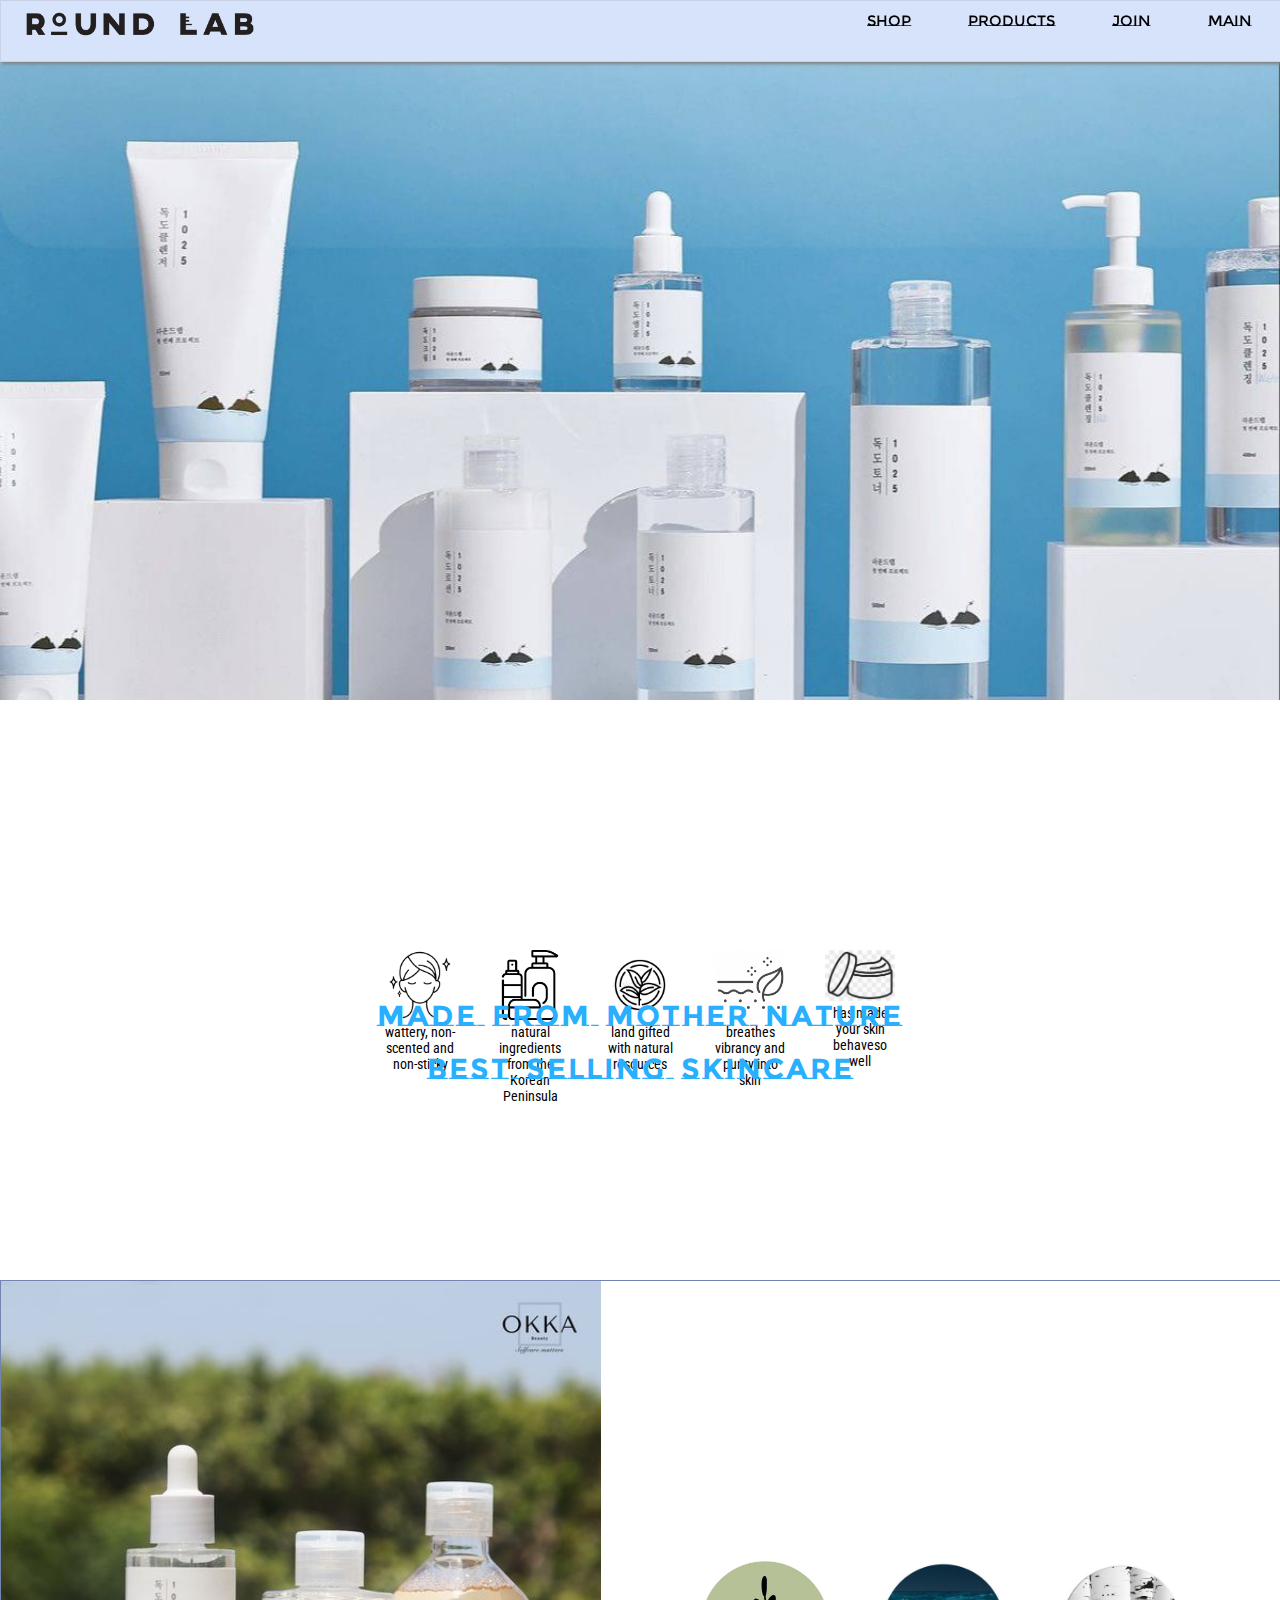
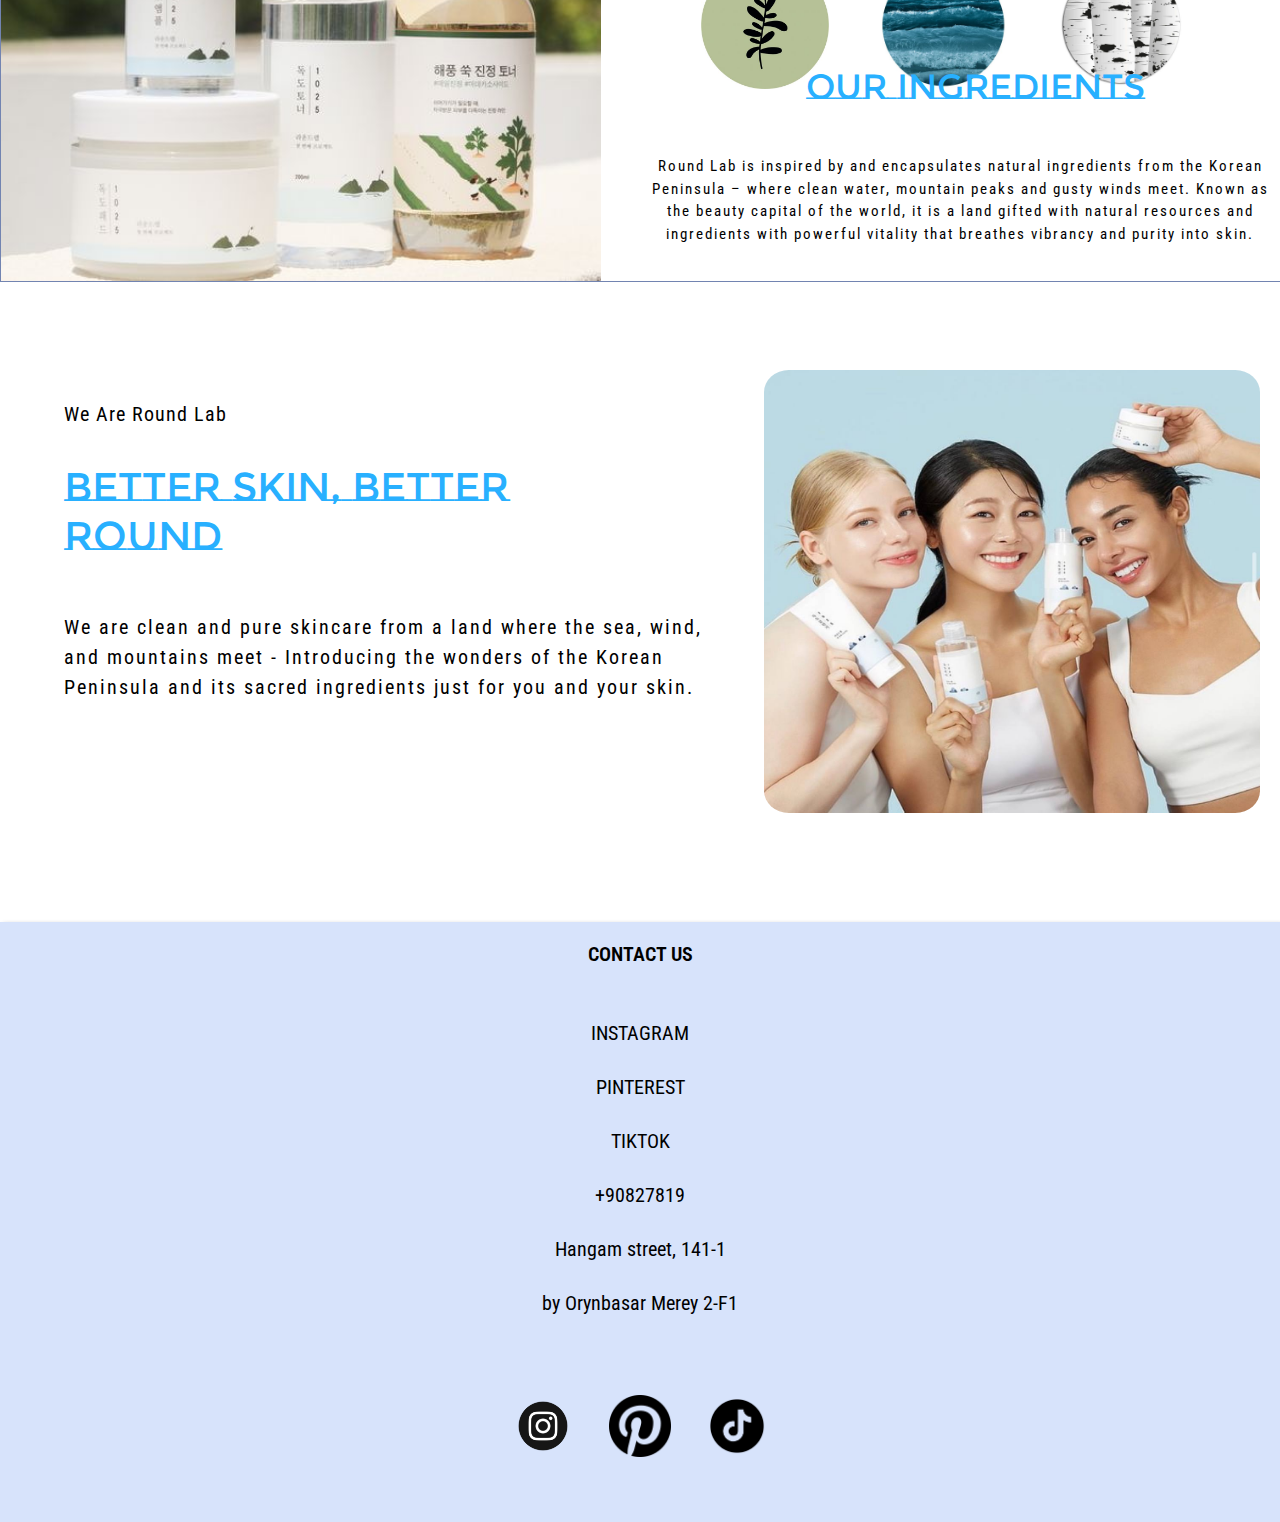
<file: index.html>
<!DOCTYPE html>
<html lang="en">
<head>
    <meta charset="UTF-8">
    <meta name="viewport" content="width=device-width, initial-scale=1.0">
    <title>Document</title>
    <link rel="stylesheet" href="style.css">
    <link rel="preconnect" href="https://fonts.googleapis.com">
    <link rel="preconnect" href="https://fonts.gstatic.com" crossorigin>
    <link href="https://fonts.googleapis.com/css2?family=Edu+AU+VIC+WA+NT+Guides:wght@400..700&family=Roboto+Condensed:ital,wght@0,100..900;1,100..900&display=swap" rel="stylesheet">
    <link rel="preconnect" href="https://fonts.googleapis.com">
<link rel="preconnect" href="https://fonts.gstatic.com" crossorigin>
<link href="https://fonts.googleapis.com/css2?family=Edu+AU+VIC+WA+NT+Guides:wght@400..700&family=Montserrat+Subrayada:wght@400;700&family=Roboto+Condensed:ital,wght@0,100..900;1,100..900&display=swap" rel="stylesheet">
</head>
<body>
    <div class="white_block">
       <div class="logo"><img src="./ROUND_LAB_LOGO_800x.png.webp"></div> 
        <p><a href="http://127.0.0.1:5500/index2.html">SHOP</a></p>

        <p><a href="http://127.0.0.1:5500/index3.html">PRODUCTS</a></p>

        <p><a href="http://127.0.0.1:5500/index4.html">JOIN</a></p>

        <p><a href="http://127.0.0.1:5500/index.html">MAIN</a></p>
    </div>
    <div class="main slider"></div>
    <div class="second_roll">
        <div class="second_roll_text">
            <h3>Made from Mother Nature<br> Best Selling Skincare</h3>
        </div>

        <div class="second_roll_icons">
            <div class="icon">
                <img src="./icon.1.png">
                <p>wattery, non-scented and <br>non-sticky</p>
            </div>
            <div class="icon">
                <img src="./icon.2.png">
                <p>natural ingredients from the Korean Peninsula</p>
            </div>
            <div class="icon">
                <img src="./icon.3.webp">
                <p>land gifted with natural resources</p>
            </div>
            <div class="icon">
                <img src="./icon.4.webp">
                <p>breathes vibrancy and purity into skin</p>
            </div>
            <div class="icon">
                <img src="./icon.5.png">
                <p>has made your skin behaveso well</p>
            </div>
         
        </div>
    </div>

        <div class="third_roll">
            <img src="./5567858ccbc3b39e137017066f500692.jpg">
            <h3>OUR INGREDIENTS</h3>
            <p>Round Lab is inspired by and encapsulates natural ingredients from the Korean Peninsula – where clean water, mountain peaks and gusty winds meet. Known as the beauty capital of the world, it is a land gifted with natural resources and ingredients with powerful vitality that breathes vibrancy and purity into skin.</p>
        <div class="third_roll_circles">
         <div class="circles">
            <img src="./circle1.jpg">
            <div class="circles_text">
                <p><em>Green Tea</em></p>
            </div>
            <div class="circle_info_one">
                <p>Plant peptides contain amino acids, glycine, proline, analgin.</p>
            </div>
        </div>

         <div class="circles">
            <img src="./circle2.jpg">
            <div class="circles_text">
                <p>Deep Sea </p>
            </div>
            <div class="circle_info_two">
                <p>Deep Sea Water contains magnesium, calcium, and 90+ other elements.</p>
            </div>
        </div>

         <div class="circles">
            <img src="./circle3.jpg">
            <div class="circles_text">
                <p><i>Birch Tree</i></p>
            </div>
            <div class="circle_info_three">
                <p>Birch Trees are refreshingly tall, snow white.Their white skin, which can be preserved</p>
            </div>
        </div>
    </div>
    </div>

    <div class="fourth_roll">
        <div class="fourth_roll_text">
        <p>We Are Round Lab</p>
        <h1>Better Skin, Better Round</h1>
        <h3>We are clean and pure skincare from a land where the sea, wind, and mountains meet - Introducing the wonders of the Korean Peninsula and its sacred ingredients just for you and your skin.</h3>
        </div>
        <div class="fourth_roll_img">
            <img src="./IMAGE 2024-09-27 15:42:22.jpg">
        </div>
    </div>
    <footer>
        <div class="footer">
            <h3>CONTACT US<h3>
                <a href="https://ru.pinterest.com/"><p>INSTAGRAM</p></a>
                <a href="https://ru.pinterest.com/"><p>PINTEREST</p></a>       
                <a href="https://ru.pinterest.com/"><p>TIKTOK</p></a>           
            <p>+90827819</p>
            <p>Hangam street, 141-1</p>
            <p>by Orynbasar Merey 2-F1</p>
            <img src="./instagram-social-media-logo-icons-instagram-icon-free-png.png">
            <img src="./pinterst.png">
            <img src="./tiktok-circle-black-01.png">
        </div>
    </footer>



    
    

        
    
    

        



    

   




</body>
</html>
</file>
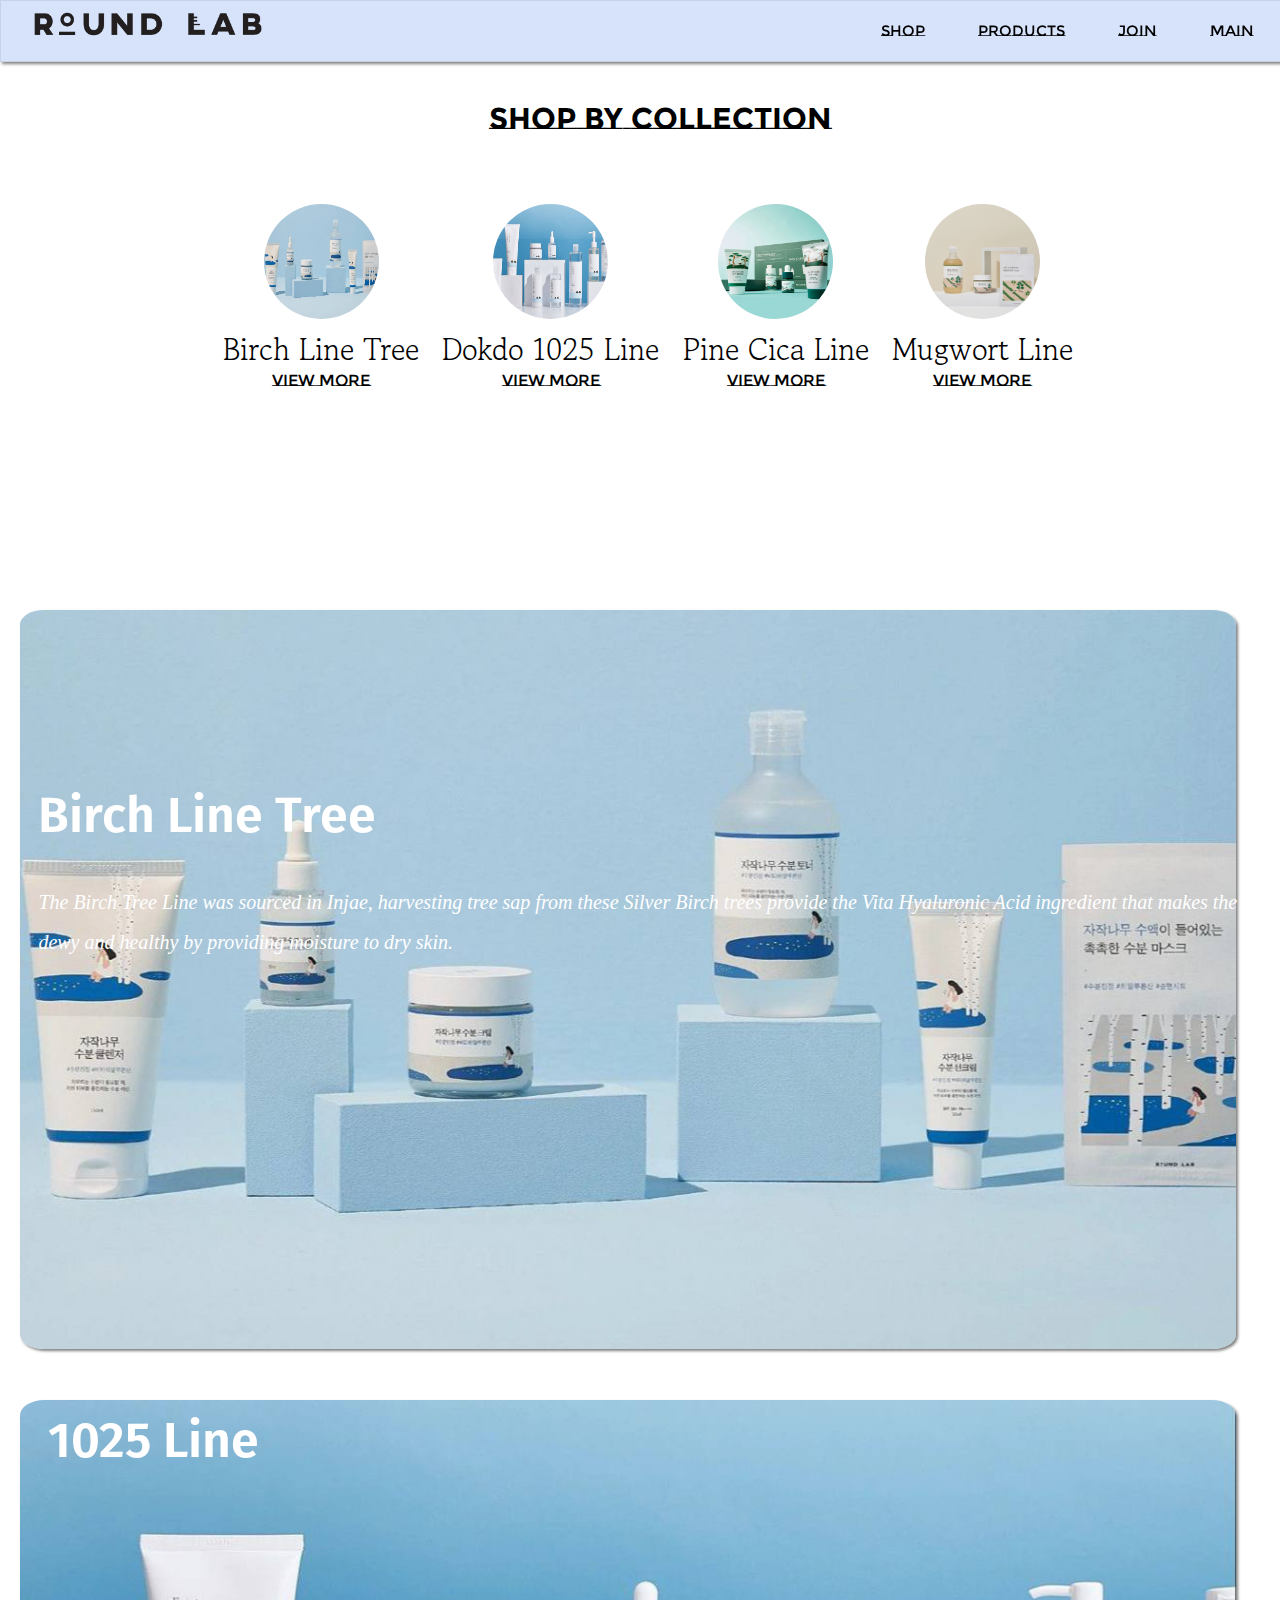
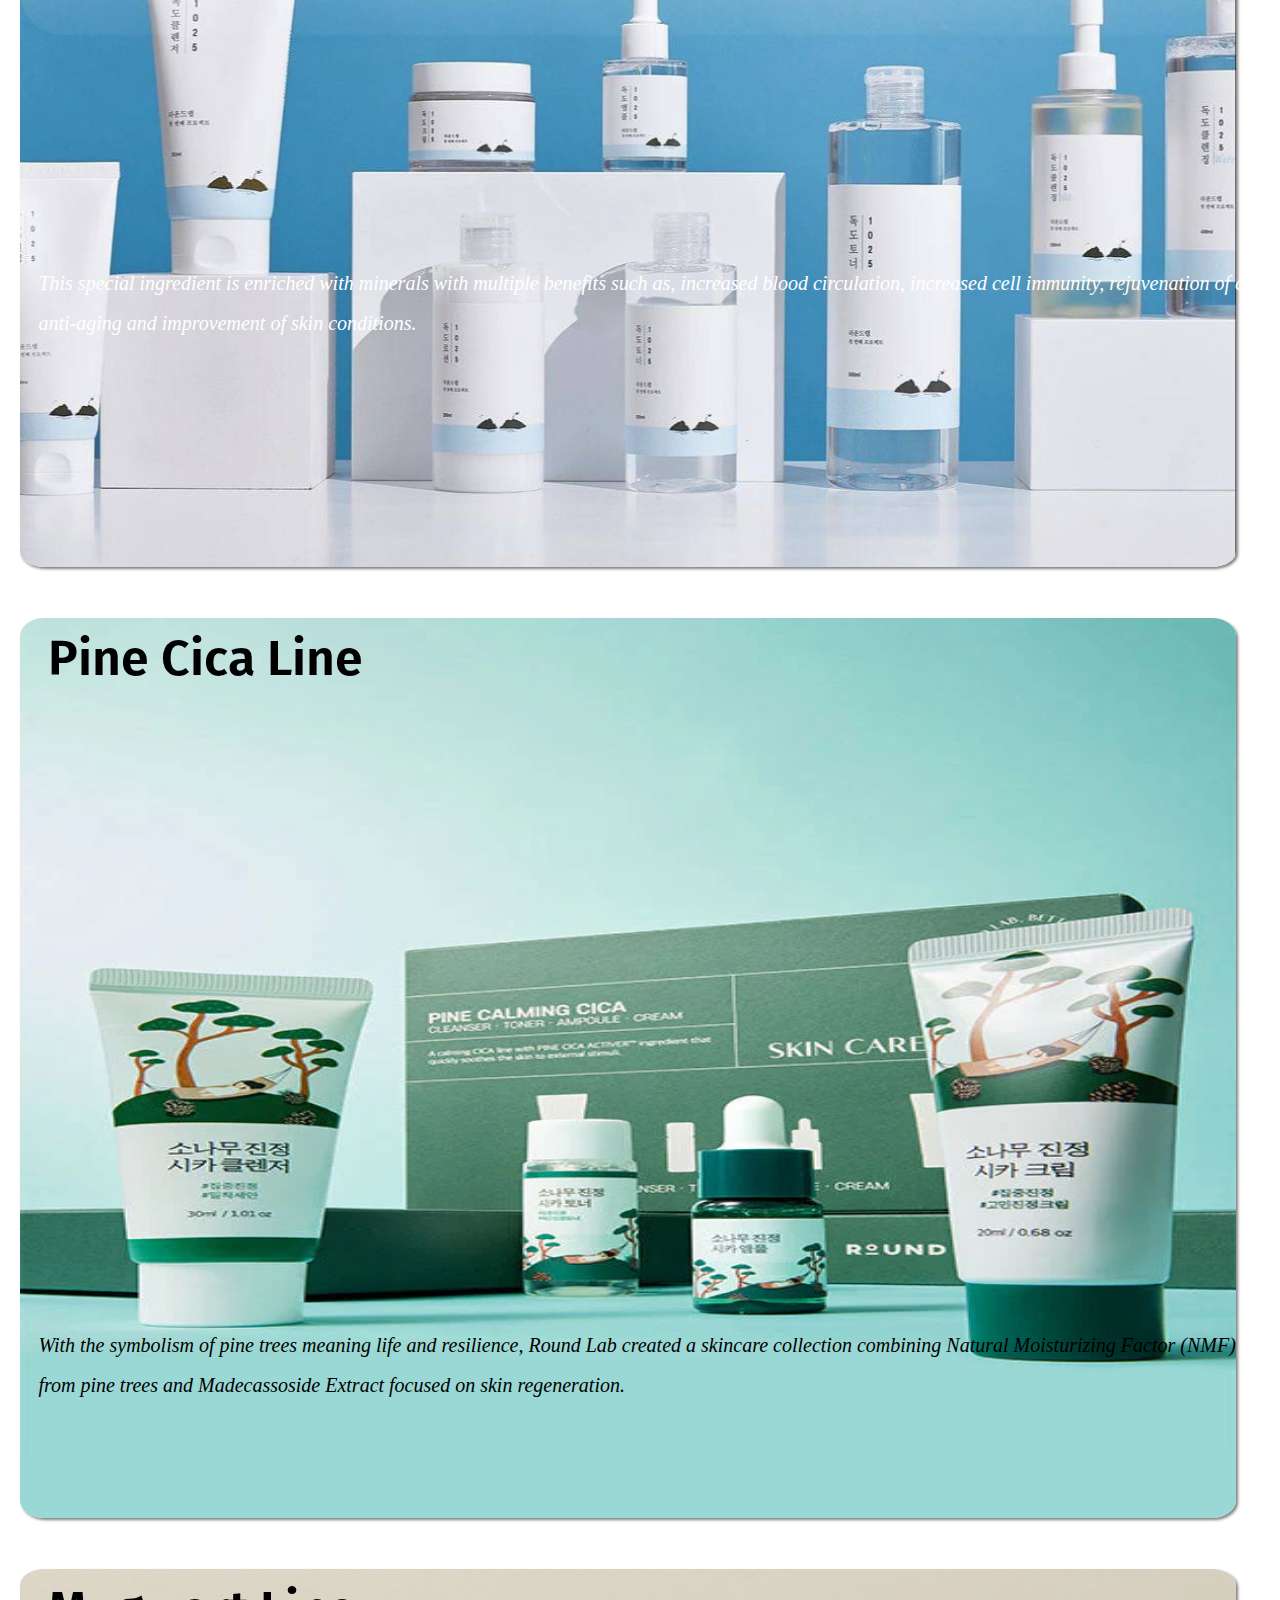
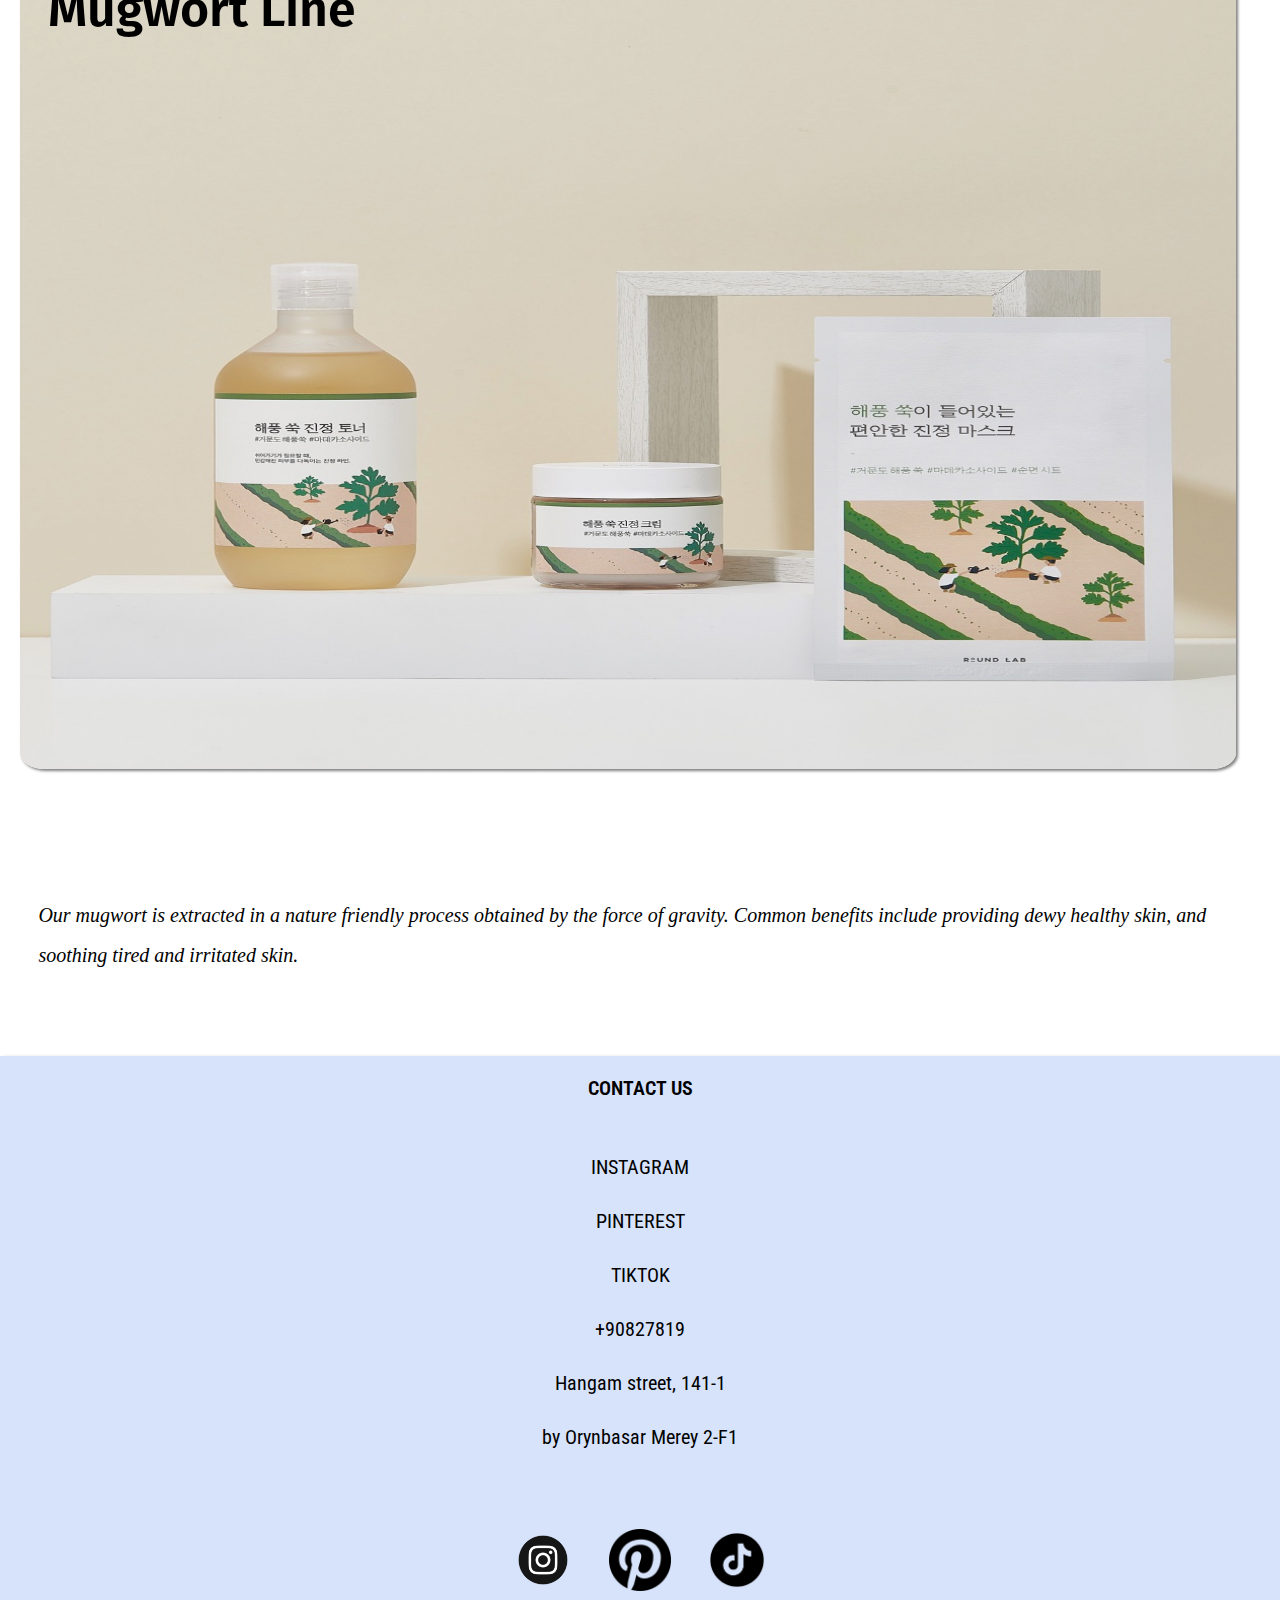
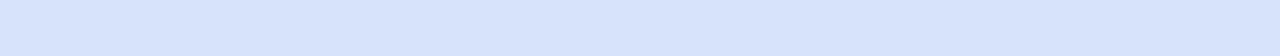
<file: index3.html>
<!DOCTYPE html>
<html lang="en">
<head>
    <meta charset="UTF-8">
    <meta name="viewport" content="width=device-width, initial-scale=1.0">
    <title>Document</title>
    <link rel="stylesheet" href="style3.css">

    <link rel="preconnect" href="https://fonts.googleapis.com">
    <link rel="preconnect" href="https://fonts.gstatic.com" crossorigin>
    <link href="https://fonts.googleapis.com/css2?family=Edu+AU+VIC+WA+NT+Guides:wght@400..700&family=Roboto+Condensed:ital,wght@0,100..900;1,100..900&display=swap" rel="stylesheet">
    <link rel="preconnect" href="https://fonts.googleapis.com">
<link rel="preconnect" href="https://fonts.gstatic.com" crossorigin>
<link href="https://fonts.googleapis.com/css2?family=Edu+AU+VIC+WA+NT+Guides:wght@400..700&family=Montserrat+Subrayada:wght@400;700&family=Roboto+Condensed:ital,wght@0,100..900;1,100..900&display=swap" rel="stylesheet">
<link rel="preconnect" href="https://fonts.googleapis.com">
<link rel="preconnect" href="https://fonts.gstatic.com" crossorigin>
<link href="https://fonts.googleapis.com/css2?family=Fira+Sans:ital,wght@0,100;0,200;0,300;0,400;0,500;0,600;0,700;0,800;0,900;1,100;1,200;1,300;1,400;1,500;1,600;1,700;1,800;1,900&display=swap" rel="stylesheet">
<link rel="preconnect" href="https://fonts.googleapis.com">
<link rel="preconnect" href="https://fonts.gstatic.com" crossorigin>
<link href="https://fonts.googleapis.com/css2?family=Fira+Sans:ital,wght@0,100;0,200;0,300;0,400;0,500;0,600;0,700;0,800;0,900;1,100;1,200;1,300;1,400;1,500;1,600;1,700;1,800;1,900&family=Gowun+Batang:wght@400;700&display=swap" rel="stylesheet">

</head>
<body>
    <div class="white_block">
        <div class="logo"><img src="./ROUND_LAB_LOGO_800x.png.webp"></div> 
        <p><a href="http://127.0.0.1:5500/index2.html">SHOP</a></p>

        <p><a href="http://127.0.0.1:5500/index3.html">PRODUCTS</a></p>

        <p><a href="http://127.0.0.1:5500/index4.html">JOIN</a></p>

        <p><a href="http://127.0.0.1:5500/index.html">MAIN</a></p>
     </div>
     <div class="main_text">
        <h3>SHOP BY COLLECTION</h3>
     </div>
     <div class="circles_box">
        <div class="box-1">
            <img src="./IMAGE 2024-09-25 22:38:48.jpg">
            <p>Birch Line Tree</p>
            <a href="#birch tree line">View More</a>
        </div>
        <div class="box-1">
            <img src="./IMAGE 2024-09-25 14:23:26.jpg">
            <p>Dokdo 1025 Line</p>
            <a href="#Dokdo 1025 Line">View More</a>
        </div>
        <div class="box-1">
            <img src="./Round-Lab-Pine-Calming-Cica-Trial-Kit.webp">
            <p>Pine Cica Line</p>
            <a href="#Pine Cica Line">View More</a>
        </div>
        <div class="box-1">
            <img src="./Round Lab Mugwort Calming line.jpg">
            <p>Mugwort Line</p>
            <a href="#Mugwort Line">View More</a>
        </div>
     </div>
     <div class="box_slider">
        <div class="box_slider-1">
            <h3 id="birch tree line">Birch Line Tree</h3>
                <em>The Birch Tree Line was sourced in Injae, harvesting tree sap from these Silver Birch trees provide the Vita Hyaluronic Acid ingredient that makes the skin dewy and healthy by providing moisture to dry skin.</em>
            <img src="./IMAGE 2024-09-25 22:38:48.jpg">
        </div>
        <div class="box_slider-2">
            <h3 id="Dokdo 1025 Line">1025 Line</h3>
                <em>This special ingredient is enriched with minerals with multiple benefits such as, 
                    increased blood circulation, increased cell immunity, rejuvenation of cells, anti-aging and improvement of skin conditions.</em>
            <img src="./IMAGE 2024-09-25 14:23:26.jpg">
        </div>
        <div class="box_slider-3">
            <h3 id="Pine Cica Line">Pine Cica Line</h3>
                <em>With the symbolism of pine trees meaning life and resilience, Round Lab created a skincare collection combining Natural Moisturizing Factor (NMF) <br>from pine trees and Madecassoside Extract focused on skin regeneration.</em>
            <img src="./Round-Lab-Pine-Calming-Cica-Trial-Kit.webp">
        </div>
        <div class="box_slider-4">
            <h3 id="Mugwort Line">Mugwort Line</h3>
                <em>Our mugwort is extracted in a nature friendly process obtained by the force of gravity. Common benefits include providing dewy healthy skin, and <br>soothing tired and irritated skin.</em>
            <img src="./Round Lab Mugwort Calming line.jpg">
        </div>
     </div>
     <footer>
        <div class="footer">
            <h3>CONTACT US<h3>
                <a href="https://ru.pinterest.com/"><p>INSTAGRAM</p></a>
                <a href="https://ru.pinterest.com/"><p>PINTEREST</p></a>       
                <a href="https://ru.pinterest.com/"><p>TIKTOK</p></a>           
            <p>+90827819</p>
            <p>Hangam street, 141-1</p>
            <p>by Orynbasar Merey 2-F1</p>
            <img src="./instagram-social-media-logo-icons-instagram-icon-free-png.png">
            <img src="./pinterst.png">
            <img src="./tiktok-circle-black-01.png">
        </div>
    </footer>
</body>
</html>
</file>
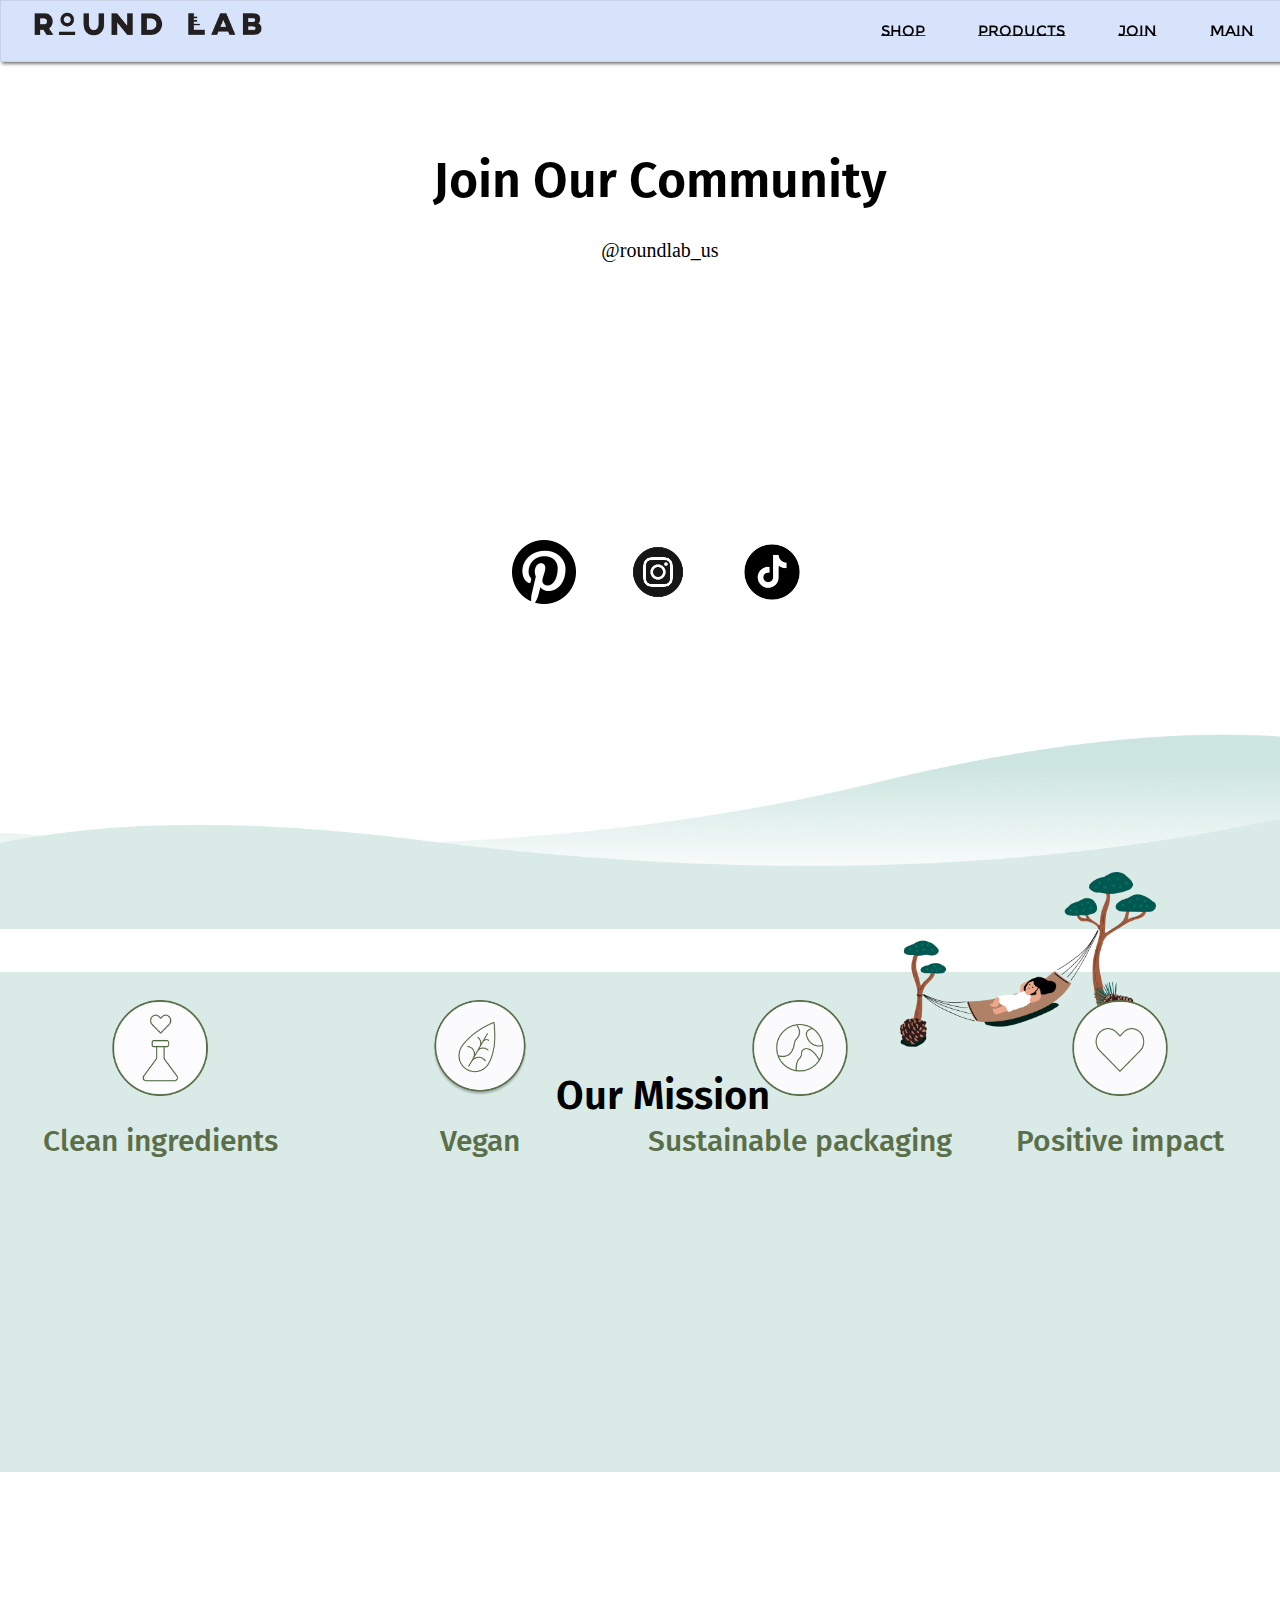
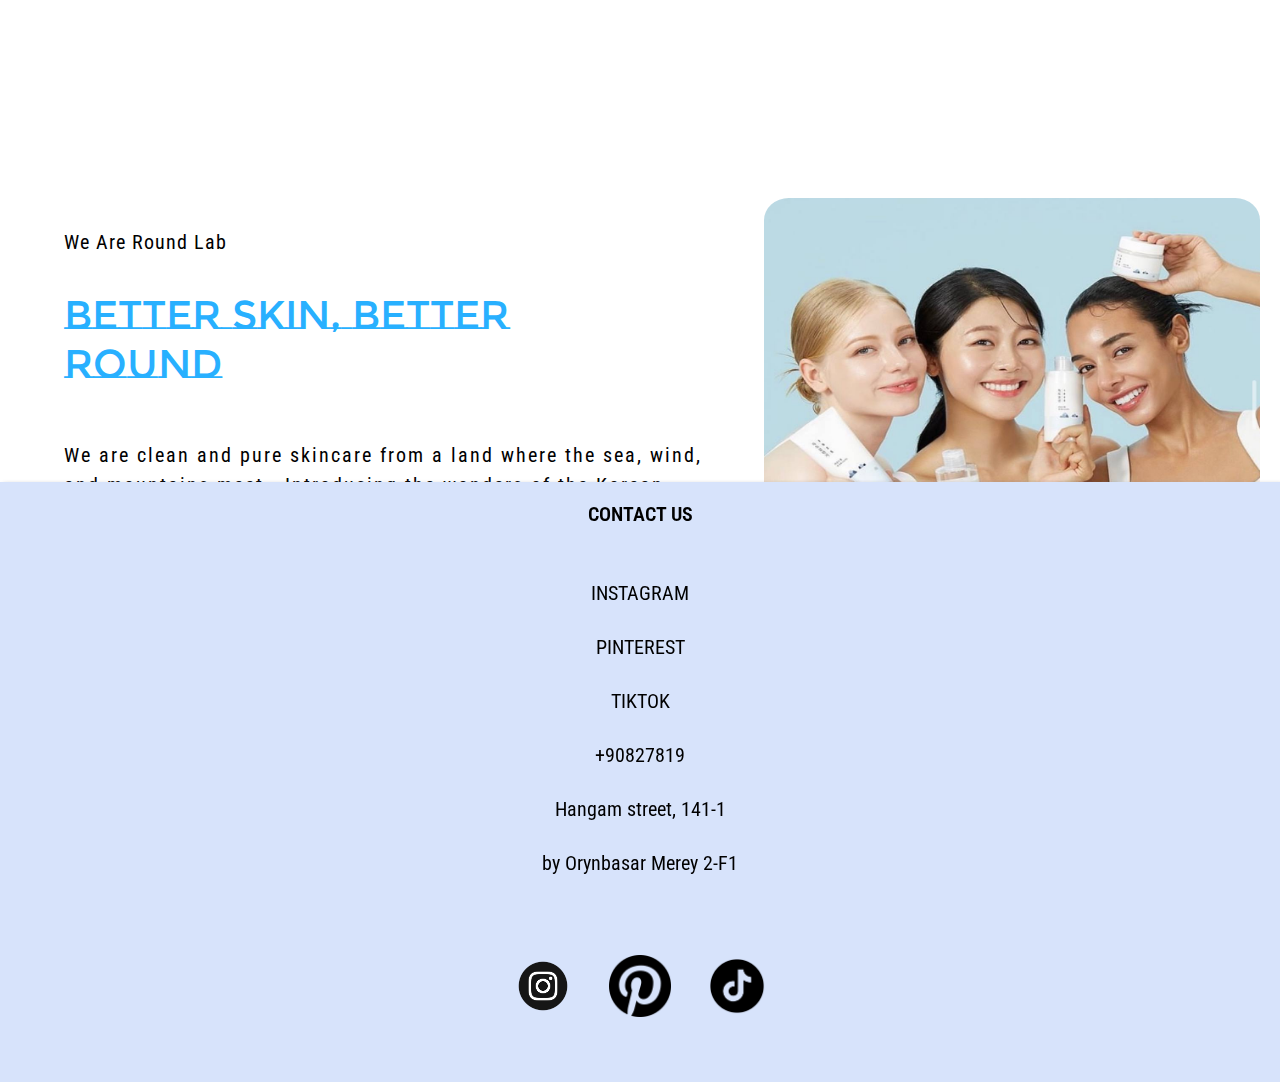
<file: index4.html>
<!DOCTYPE html>
<html lang="en">
<head>
    <meta charset="UTF-8">
    <meta name="viewport" content="width=device-width, initial-scale=1.0">
    <title>Document</title>
    <link rel="stylesheet" href="style4.css">

    <link rel="preconnect" href="https://fonts.googleapis.com">
    <link rel="preconnect" href="https://fonts.gstatic.com" crossorigin>
    <link href="https://fonts.googleapis.com/css2?family=Edu+AU+VIC+WA+NT+Guides:wght@400..700&family=Roboto+Condensed:ital,wght@0,100..900;1,100..900&display=swap" rel="stylesheet">
    <link rel="preconnect" href="https://fonts.googleapis.com">
<link rel="preconnect" href="https://fonts.gstatic.com" crossorigin>
<link href="https://fonts.googleapis.com/css2?family=Edu+AU+VIC+WA+NT+Guides:wght@400..700&family=Montserrat+Subrayada:wght@400;700&family=Roboto+Condensed:ital,wght@0,100..900;1,100..900&display=swap" rel="stylesheet">
<link rel="preconnect" href="https://fonts.googleapis.com">
<link rel="preconnect" href="https://fonts.gstatic.com" crossorigin>
<link href="https://fonts.googleapis.com/css2?family=Fira+Sans:ital,wght@0,100;0,200;0,300;0,400;0,500;0,600;0,700;0,800;0,900;1,100;1,200;1,300;1,400;1,500;1,600;1,700;1,800;1,900&display=swap" rel="stylesheet">
<link rel="preconnect" href="https://fonts.googleapis.com">
<link rel="preconnect" href="https://fonts.gstatic.com" crossorigin>
<link href="https://fonts.googleapis.com/css2?family=Fira+Sans:ital,wght@0,100;0,200;0,300;0,400;0,500;0,600;0,700;0,800;0,900;1,100;1,200;1,300;1,400;1,500;1,600;1,700;1,800;1,900&family=Gowun+Batang:wght@400;700&display=swap" rel="stylesheet">


</head>
<body>
    <div class="white_block">
        <div class="logo"><img src="./ROUND_LAB_LOGO_800x.png.webp"></div> 
        <p><a href="http://127.0.0.1:5500/index2.html">SHOP</a></p>

        <p><a href="http://127.0.0.1:5500/index3.html">PRODUCTS</a></p>

        <p><a href="http://127.0.0.1:5500/index4.html">JOIN</a></p>

        <p><a href="http://127.0.0.1:5500/index.html">MAIN</a></p>
     </div>
     <div class="main_text">
        <h3>Join Our Community</h3>
        <p>@roundlab_us</p>
     </div>
     <div class="logo_social">
        <img src="./pinterst.png">
        <img  src="./instagram-social-media-logo-icons-instagram-icon-free-png.png">
        <img src="./tiktok-circle-black-01.png">
     </div>
     <div class="our_mission">
        <div class="our_mission_bgr">
            <img src="./our mission background img.webp">
        </div>
        <div class="OMN2">
            <img src="./our mission background img2.png">
            <h3>Our Mission</h3>
        </div>
        <div class="icon_OMN2">
            <img src="./our misson1.webp">
            <p>Clean ingredients</p>
        </div>
        <div class="icon_OMN2">
            <img src="./our misson2.png">
            <p>Vegan</p>
        </div>
        <div class="icon_OMN2">
            <img src="./our misson3.png">
            <p>Sustainable packaging</p>
        </div>
        <div class="icon_OMN2">
            <img src="./our misson 4.png">
            <p>Positive impact</p>
        </div>
     </div>
     <div class="fourth_roll">
        <div class="fourth_roll_text">
        <p>We Are Round Lab</p>
        <h1>Better Skin, Better Round</h1>
        <h3>We are clean and pure skincare from a land where the sea, wind, and mountains meet - Introducing the wonders of the Korean Peninsula and its sacred ingredients just for you and your skin.</h3>
        </div>
        <div class="fourth_roll_img">
            <img src="./IMAGE 2024-09-27 15:42:22.jpg">
        </div>
    </div>
     <footer>
        <div class="footer">
            <h3>CONTACT US<h3>
                <a href="https://ru.pinterest.com/"><p>INSTAGRAM</p></a>
                <a href="https://ru.pinterest.com/"><p>PINTEREST</p></a>       
                <a href="https://ru.pinterest.com/"><p>TIKTOK</p></a>           
            <p>+90827819</p>
            <p>Hangam street, 141-1</p>
            <p>by Orynbasar Merey 2-F1</p>
            <img src="./instagram-social-media-logo-icons-instagram-icon-free-png.png">
            <img src="./pinterst.png">
            <img src="./tiktok-circle-black-01.png">
        </div>
    </footer>
</body>
</html>
</file>
<file: style.css>
*{
    margin: 0;
    padding: 0;
}
.white_block{
    border: 0.5px solid rgba(128, 124, 124, 0.165);
    display: flex;
    width: 100%;
    height: 60px;
    background-color: rgb(215, 227, 251);
    position: relative;
    justify-content: space-around;
    position: fixed;
    box-shadow: 2px 2px 3px gray;
    z-index: 1;
}
.logo img{
    width: 30%;
    text-align: center;
}
.white_block p{
    font-family: "Montserrat Subrayada", sans-serif;
    font-weight: 400;
    text-align: center;
    font-size: 15px;
    margin-top: 20px;
    margin: 10px;
}
a{
    text-decoration: none;
    color: black;
}
.mainslider{
   position: absolute;
   top: 50%;
   left: 50%;
   transform: translate(-50%, -50%);
}
.slider{
    background: url(./IMAGE\ 2024-09-25\ 14:23:26.jpg);
    background-size: cover;
    height: 700px;
    width: 100%;
    animation: animate 15s infinite;

}
@keyframes animate{
    20%{
        background: url(./Round-Lab-banner2.webp);
        background-size: cover;
    }
    40%{
        background: url(./IMAGE\ 2024-09-25\ 22:38:48.jpg);
        background-size: cover;
    }
    60%{
        background: url(./1025-dokdo-toner-round-lab-5_2048x.jpg);
        background-size: cover;
    }
}
.second_roll{
    width: 100%;
    height: 400px;
    background-color: white;
}
.second_roll_text{
    font-size: 25px;
    text-align: center;
    color: rgb(40, 176, 255);
    font-family: "Montserrat Subrayada", sans-serif;
    font-weight: 400;
    position: absolute;
    top: 110%;
    left: 50%;
    transform: translate(-50%);
    letter-spacing: 2px;
    word-spacing: 5px;
    line-height: 1.8;
}
.second_roll_icons{
    display: flex;
    text-align: center;
    justify-content: center;
    margin-top: 180px;
    gap: 40px;
    padding: 70px;
}
.icon p{
    font-size:14px;
    text-align: center;
    font-family: "Roboto Condensed", sans-serif;
}

.third_roll{
    display: flex;
    width: 100%;
    height: 600px;
    background-color: white;
    border: 1px solid rgb(114, 132, 177);
}
.third_roll img{
    height: 100%;
}
.third_roll h3{
    text-align: center;
    justify-content: center;
    color: rgb(40, 176, 255);
    font-family: "Montserrat Subrayada", sans-serif;
    font-weight: 400;
    margin: 0;
    padding: 0;
    position: absolute;
    top: 185%;
    left: 63%;
    font-size:35px;
}
.third_roll p{
    text-align: center;
    justify-content: center;
    color: rgb(0, 0, 0);
    font-family: "Roboto Condensed", sans-serif;
    position: absolute;
    top: 195%;
    left: 50%;
    font-size: 15px;
    letter-spacing: 2px;
    line-height: 1.5;
}
.icon{
    width: 70px;
}

.icon img{
    width: 100%;
}
.third_roll_circles{
    display: flex;
    text-align: center;
    justify-content: center;
    gap: 50px;
    margin-top: 280px;
    margin-left: 100px;
}
.circles{
    width: 50%;
    display: flex;
    cursor: pointer;
}

.circles img{
    width: 100%;
    height: 40%;
    display: block;
}
.circles_text{
    position: absolute;
    background: rgba(0, 0, 0,0.6);
    display: flex;
    justify-content: center;
    align-items: center;
    flex-direction: column;
    top: 225%;
    margin-left: 40px;
    opacity: 0;
    transition: 0.3s;

}
.circles_text p{
    color: rgb(255, 255, 255);
    font-size: 20px;

}
.circles_text em{
    color: rgb(255, 255, 255);
    font-size: 20px;
}
.circles_text i{
    color: rgb(40, 176, 255);
    font-size: 20px;
}
.circles_text:hover{
    opacity: 1;
}
.circle_info{
    justify-content: space-evenly;
    display: flex;
    flex-direction: column;
}
.circle_info_one{
    width: 20%;
}
.circle_info_one p{
    text-align: center;
    margin: 310px;
    margin-left: 60px;
    font-size: 13px;
    width: 10%;
}
.circle_info_two p{
    text-align: center;
    margin: 310px;
    margin-left: 240px;
    font-size: 13px;
    width: 10%;
}
.circle_info_three p{
    text-align: center;
    margin: 310px;
    margin-left: 420px;
    font-size: 13px;
    width: 10%;
}
.fourth_roll{
    width: 100%;
    height: 600px;
    background-color: white;
    display: flex;
    position: absolute;
    flex-direction: column;
}
.fourth_roll h1{
    text-align: left;
    position: absolute;
    top: 30%;
    left: 25%;
    transform: translate(-50%);
    color: rgb(40, 176, 255);
    font-family: "Montserrat Subrayada", sans-serif;
    font-weight: 400;
    font-size: 40px;
    width: 40%;
}
.fourth_roll p{
    text-align: left;
    position: absolute;
    top: 20%;
    left: 15%;
    transform: translate(-50%);
    font-family: "Roboto Condensed", sans-serif;
    font-size: 20px;
    letter-spacing: 1px;
    width: 20%;
}
.fourth_roll h3{
    text-align: left;
    position: absolute;
    top: 55%;
    left: 5%;
    font-family: "Roboto Condensed", sans-serif;
    font-weight: 400;
    font-size: 20px;
    letter-spacing: 1px;
    width: 50%;
    justify-content: center;
    letter-spacing: 2px;
    line-height: 1.5;

}
.fourth_roll_text{
    display: flex;
    width: 50%;
    height: 50%;
    flex-direction: column;
    text-align: center;
    padding-top: 20px;
}
.fourth_roll_img img{
    width:40%;
    height: 90%;
    border-radius: 5%;
}
.fourth_roll_img{
    display: flex;
    justify-content: right;
    margin: 20px;
}
.footer{
    position:relative ;
    left: 0;
    bottom: 0;
    margin-top: 50%;
    width: 100%;
    height: 600px;
    background-color:rgb(215, 227, 251) ;
    color: black;
    text-align: center;
    box-shadow: 3px 3px 5px gray;
}
.footer p{
    font-size: 20px;
    font-family: "Roboto Condensed", sans-serif;
    font-weight: 400;
    padding: 15px;
}
.footer h3{
    font-size: 20px;
    font-family: "Roboto Condensed", sans-serif;
    font-weight: 600;
    padding: 20px;
}
.footer p:hover{
    text-decoration: underline;
}
.footer img{
    margin-top: 50px;
    padding: 15px;
    width: 5%;
}

@media (max-width: 320px) {
    .white_block {
        height: auto; /* Allow height to adjust based on content */
    }
    
    .logo img {
        width: 40%; /* Increase logo size for small screens */
    }

    .white_block p {
        font-size: 12px; /* Decrease font size for links */
        margin: 10px; /* Adjust margin for better spacing */
    }

    .slider {
        height: 400px; /* Reduce slider height */
        width: 100%;
    }

    .second_roll {
        height: auto; /* Allow height to adjust based on content */
    }

    .second_roll_text {
        font-size: 18px; /* Adjust font size */
        margin: 5px 0; /* Adjust margin */
    }

    .second_roll_icons {
        flex-direction: column; /* Stack icons vertically */
        gap: 10px; /* Adjust gap */
        padding: 0; /* Remove padding */
    }

    .icon {
        width: 10%; /* Allow icons to use full width */
        margin: 20px;
    }
    .third_roll_circles{
        margin-top: -120px;
        width: 100%;
        margin-left: 370px;
    }
   .circle_info_three p{
    margin-left:470px;
    margin-top: 500px;
   }
   .circle_info_two p{
    margin-left:340px;
    margin-top: 200px;

   }
   .circle_info_one p{
    margin-left:220px;
    margin-top: 900px;

   }
    .third_roll {
        flex-direction: column; /* Stack content vertically */
        height: auto; /* Adjust height */
    }
.third_roll h3{
    margin-left: 200px;
    margin-top: 200px;
}
.third_roll p{
    margin-left: 200px;
    font-size: 10px;
    width: 100%;
    margin-top: 250px;
}
    .third_roll img {
        width: 100%; /* Ensure image is responsive */
        height: auto; /* Maintain aspect ratio */
    }

    .fourth_roll {
        flex-direction: column; /* Stack content vertically */
        height: auto; /* Adjust height */
        padding: 10px; /* Add padding */
        margin-top: 200px;
    }
    .fourth_roll_text h1{
        margin-top: 40px;
    }
    .fourth_roll_text h3{
        margin-top: 60px;
    }

    .fourth_roll h1, .fourth_roll h3, .fourth_roll p {
        font-size: 16px; /* Adjust font sizes */
        text-align: center; /* Center align text */
    }

    .footer {
        height: auto; /* Adjust height */
        margin-top: 700px;
    }

    .footer img {
        width: 10%; /* Adjust footer image size */
    }
}



@media (min-width: 468px) and (max-width: 480px) {
    .white_block {
        flex-direction: row; /* Maintain horizontal layout */
        height: auto; /* Allow height to adjust based on content */
        padding: 10px; /* Adjust padding for better spacing */
    }

    .logo img {
        width: 30%; /* Adjust logo size */
    }

    .white_block p {
        font-size: 14px; /* Adjust font size for links */
        margin: 5px; /* Reduce margin for better spacing */
    }

    .slider {
        height: 300px; /* Moderate slider height */
    }

    .second_roll {
        height: auto; /* Allow height to adjust based on content */
        padding: 20px; /* Add padding */
    }

    .second_roll_text h3{
        font-size: 15px; /* Adjust font size */
        margin-top: -350px; /* Adjust margin */
    }

    .second_roll_icons {
        flex-direction: row; /* Maintain horizontal layout */
        gap: 20px; /* Adjust gap between icons */
        padding: 10px; /* Add padding */
    }

    .icon {
        width: 60px; /* Set a specific width for icons */
    }

    .third_roll {
        flex-direction: column; /* Stack content vertically */
        height: auto; /* Adjust height */
    }
    .third_roll h3{
        font-size: 25px;
        margin-left: -170px;
    }
    .third_roll p{
        margin-left: -170px;
    }

    .third_roll img {
        width: 100%; /* Ensure image is responsive */
        height: auto; /* Maintain aspect ratio */
    }

    .fourth_roll {
        flex-direction: column; /* Stack content vertically */
        height: auto; /* Adjust height */
        padding: 20px; /* Add padding */
    }
    .fourth_roll_text h1{
        margin-top: 20px;
    }

    .fourth_roll h1, .fourth_roll h3, .fourth_roll p {
        font-size: 18px; /* Adjust font sizes */
        text-align: center; /* Center align text */
    }

    .footer {
        height: auto; /* Adjust height */
        margin-top: 500px
    }

    .footer img {
        width: 15%; /* Adjust footer image size */
    }
    .third_roll_circles{
        margin-left: 50px;
    }
}
</file>
<file: style3.css>
*{
    margin: 0;
    padding: 0;
}
.white_block{
    border: 0.5px solid rgba(128, 124, 124, 0.165);
    display: flex;
    width: 100%;
    height: 60px;
    background-color: rgb(215, 227, 251);
    position: relative;
    justify-content: space-around;
    position: fixed;
    box-shadow: 2px 2px 3px gray;
}
.white_block p{
    font-family: "Montserrat Subrayada", sans-serif;
    font-weight: 400;
    text-align: center;
    font-size: 15px;
    margin-top: 20px;
}
.logo img{
    width: 30%;
    text-align: center;
}
a{
    text-decoration: none;
    color: black;
}
.main_text{
    z-index: -1;
    width: 100%;
    text-align: center;
    position: absolute;
    margin-left: 20px;
    margin-top: 100px;
}
.main_text h3{
    font-size: 30px;
    font-family: "Montserrat Subrayada", sans-serif;
    font-weight: 600;
}
.circles_box{
    justify-content: space-evenly;
    text-align: center;
    width: 70%;
    display: flex;
    padding: 200px;
    cursor: pointer;
}
.box-1 img{
    border-radius: 100%;
    border: 4px solid transparent;
    height: 115px;
    width: 115px;
    margin: 0 auto;
}
.box-1 p{
    font-family: "Gowun Batang", serif;
    font-size: 30px;
}
.box-1 a{
    font-family: "Montserrat Subrayada", sans-serif;
}
.box_slider-1 img{
    position: relative;
    z-index: -2;
    margin: 20px;
    text-align: center;
    box-shadow: 2px 2px 3px gray;
    border-radius: 2%;
    width: 95%;
    height: 100%;
}
.box_slider-1 h3{
    color: rgb(255, 255, 255);
    position: absolute;
    top: 85%;
    left: 3%;
    z-index:-1;
    text-align: center;
    font-family: "Fira Sans", sans-serif;
    font-weight: 600;
    font-size: 50px;
}
.box_slider-1 em{
    z-index: -1;
    font-size: 20px;
    position: absolute;
    top: 98%;
    left: 3%;
    color: rgb(255, 255, 255);
}
.box_slider-2 em{
    z-index: -1;
    font-size: 20px;
    position: absolute;
    left: 3%;
    top: 207%;
    color: rgb(255, 255, 255);
}
.box_slider-3 em{
    z-index: -1;
    font-size: 20px;
    position: absolute;
    left: 3%;
    top: 325%;
    color: rgb(0, 0, 0);
}
.box_slider-4 em{
    z-index: -1;
    font-size: 20px;
    position: absolute;
    left: 3%;
    top: 455%;
    color: rgb(0, 0, 0);
}
.box_slider-2 h3{
    color: white;
    position: absolute;
    left: 3%;
    padding: 10px;
    z-index:-1;
    text-align: center;
    font-family: "Fira Sans", sans-serif;
    font-weight: 600;
    font-size: 50px;
}
.box_slider-3 h3{
    padding: 10px;
    color: rgb(0, 0, 0);
    position: absolute;
    left: 3%;
    z-index:-1;
    text-align: center;
    font-family: "Fira Sans", sans-serif;
    font-weight: 600;
    font-size: 50px;
}
.box_slider-4 h3{
    padding: 10px;
    color: rgb(0, 0, 0);
    position: absolute;
    left: 3%;
    z-index:-1;
    text-align: center;
    font-family: "Fira Sans", sans-serif;
    font-weight: 600;
    font-size: 50px;
}
.box_slider-1{
    line-height: 2;
    flex-direction: row;
}
.box_slider-2{
    line-height: 2;
    flex-direction: row;
}
.box_slider-3{
    line-height: 2;
    flex-direction: row;
}
.box_slider-4{
    line-height: 2;
    flex-direction: row;
}
.box_slider-2 img{
    position: relative;
    z-index: -2;
    margin: 20px;
    text-align: center;
    box-shadow: 2px 2px 3px gray;
    border-radius: 2%;
    width: 95%;
    height: 100%;
}
.box_slider-4 img{
    position: relative;
    z-index: -2;
    margin: 20px;
    text-align: center;
    box-shadow: 2px 2px 3px gray;
    border-radius: 2%;
    width: 95%;
    height: 800px;

}.box_slider-3 img{
    position: relative;
    z-index: -2;
    margin: 20px;
    text-align: center;
    box-shadow: 2px 2px 3px gray;
    border-radius: 2%;
    width: 95%;
    height: 900px;
}
.footer{
    position:relative ;
    left: 0;
    bottom: 0;
    margin-top: 20%;
    width: 100%;
    height: 600px;
    background-color:rgb(215, 227, 251) ;
    color: black;
    text-align: center;
    box-shadow: 3px 3px 5px gray;
}
.footer p{
    font-size: 20px;
    font-family: "Roboto Condensed", sans-serif;
    font-weight: 400;
    padding: 15px;
}
.footer h3{
    font-size: 20px;
    font-family: "Roboto Condensed", sans-serif;
    font-weight: 600;
    padding: 20px;
}
.footer p:hover{
    text-decoration: underline;
}
.footer img{
    margin-top: 50px;
    padding: 15px;
    width: 5%;
}

/* Default Styles (for desktop) already defined in your CSS */

/* Tablet View (Medium Screens) */
@media screen and (max-width: 1024px) {
    .white_block {
        height: 50px;
        padding: 10px;
    }

    .white_block p {
        font-size: 13px;
    }

    .logo img {
        width: 20%;
    }

    .circles_box {
        flex-direction: column;
        padding: 50px;
    }

    .box-1 img {
        height: 100px;
        width: 100px;
        margin-top: 90px;
    }

    .box-1 p {
        font-size: 25px;
    }
    
    .main_text {
        margin-top: 80px;
    }
    .box_slider-1 h3{
        margin-top: 500px;
    }
    .box_slider-1 em{
        margin-top: 500px;
    }
    .box_slider-2 em{
        margin-top: 300px;
    }
    .box_slider-3 em{
        margin-top: 80px;
    }
}

/* Mobile View (Small Screens) */
@media screen and (max-width: 768px) {
    .white_block {
        height: auto;
    }

    .white_block p {
        margin: 10px ;
        font-size: 15px;
    }

    .logo img {
        width: 50%;
    }

    .main_text {
        margin-top: 100px;
    }

    .circles_box {
        flex-direction: column;
        padding: 20px;
        width: 100%;
    }

    .box-1 {
        margin-top: 50px ;
        
    }

    .box-1 img {
        height: 80px;
        width: 80px;
    }

    .box-1 p {
        font-size: 20px;
    }
    .main_text {
        margin-top: 80px;
    }
    .box_slider-1 h3{
        margin-top: 650px;

    }
    .box_slider-1 em{
        margin-top: 650px;
        font-size: 18px;
    }
    .box_slider-2 em{
        margin-top: 450px;
        font-size: 18px;

    }
    .box_slider-3 em{
        margin-top:  300px;
    }
    .box_slider-4 em{
        margin-top:  550px;
    }
  

    .box_slider-1, .box_slider-2, .box_slider-3, .box_slider-4 {
        width: 100%;
    }

    .box_slider-1 img, .box_slider-2 img, .box_slider-3 img, .box_slider-4 img {
        width: 100%;
        height: auto;
    }

    .footer {
        height: auto;
        padding: 20px 0;
    }

    .footer img {
        width: 10%;
    }
}
</file>
<file: style4.css>
*{
    margin: 0;
    padding: 0;
}
.white_block{
    border: 0.5px solid rgba(128, 124, 124, 0.165);
    display: flex;
    width: 100%;
    height: 60px;
    background-color: rgb(215, 227, 251);
    position: relative;
    justify-content: space-around;
    position: fixed;
    box-shadow: 2px 2px 3px gray;
}
.white_block p{
    font-family: "Montserrat Subrayada", sans-serif;
    font-weight: 400;
    text-align: center;
    font-size: 15px;
    margin-top: 20px;
}
.logo img{
    width: 30%;
    text-align: center;
}
a{
    text-decoration: none;
    color: black;
}
.main_text{
    z-index: -1;
    width: 100%;
    text-align: center;
    position: absolute;
    margin-left: 20px;
    margin-top: 150px;
}
.main_text h3{
    font-size: 50px;
    font-family: "Fira Sans", sans-serif;
    font-weight: 600;
}
.main_text p{
    font-size: 20px;
    line-height: 4;
}
.logo_social{
    display: flex;
    gap: 50px;
    position: absolute;
    z-index: -1;
    top: 60%;
    left: 40%;
    text-align: center;
    width: 50%;
    flex-direction: row;
}
.logo_social:hover{
    box-shadow: 2px 2px 2px 5px gray;
}
.logo_social img{
    width: 10%;
    top: 50%;
    cursor: pointer;
}
.our_mission{
    width: 100%;
    display: flex;
    text-align: center;
}
.our_mission_bgr{
    width: 100%;
    display: flex;
    position: absolute;
    top: 80%;
    z-index: -1;
}
.our_mission_bgr img{
    width: 100%;
}
.OMN2{
  background-color: #daebe7;
  width: 100%;
  height: 500px;
  display: flex;
  position: absolute;
  top: 108%;
  z-index: -1;
}
.OMN2 img{
    width: 20%;
    height: 35%;
    margin-top: -100px;
    margin-left: 900px;
}
.OMN2 h3{
    font-family: "Fira Sans", sans-serif;
    font-weight: 600;
    margin-top: 100px;
    margin-left: -600px;
    font-size: 40px;
}
.icon_OMN2{
    z-index: -1;
    flex-direction: column;
    position: relative;
    margin-top: 1000px;
    width: 50%;
    display: flex;
    text-align: center;
    justify-content: space-evenly;
    align-items: center;
}
.icon_OMN2 img{
    width: 30%;

}
.icon_OMN2 p{
    font-size: 30px;
    text-align: center;
    line-height: 3;
    color: #5A6F49;
    font-family: "Fira Sans", sans-serif;
    font-weight: 500;
}
.fourth_roll{
    top: 190%;
    width: 100%;
    height: 600px;
    background-color: white;
    display: flex;
    position: absolute;
    flex-direction: column;
}
.fourth_roll h1{
    text-align: left;
    position: absolute;
    top: 30%;
    left: 25%;
    transform: translate(-50%);
    color: rgb(40, 176, 255);
    font-family: "Montserrat Subrayada", sans-serif;
    font-weight: 400;
    font-size: 40px;
    width: 40%;
}
.fourth_roll p{
    text-align: left;
    position: absolute;
    top: 20%;
    left: 15%;
    transform: translate(-50%);
    font-family: "Roboto Condensed", sans-serif;
    font-size: 20px;
    letter-spacing: 1px;
    width: 20%;
}
.fourth_roll h3{
    text-align: left;
    position: absolute;
    top: 55%;
    left: 5%;
    font-family: "Roboto Condensed", sans-serif;
    font-weight: 400;
    font-size: 20px;
    letter-spacing: 1px;
    width: 50%;
    justify-content: center;
    letter-spacing: 2px;
    line-height: 1.5;

}
.fourth_roll_text{
    display: flex;
    width: 50%;
    height: 50%;
    flex-direction: column;
    text-align: center;
    padding-top: 20px;
}
.fourth_roll_img img{
    width:40%;
    height: 90%;
    border-radius: 5%;
}
.fourth_roll_img{
    display: flex;
    justify-content: right;
    margin: 20px;
}
.footer{
    position:relative ;
    left: 0;
    bottom: 0;
    margin-top: 70%;
    width: 100%;
    height: 600px;
    background-color:rgb(215, 227, 251) ;
    color: black;
    text-align: center;
    box-shadow: 3px 3px 5px gray;
}
.footer p{
    font-size: 20px;
    font-family: "Roboto Condensed", sans-serif;
    font-weight: 400;
    padding: 15px;
}
.footer h3{
    font-size: 20px;
    font-family: "Roboto Condensed", sans-serif;
    font-weight: 600;
    padding: 20px;
}
.footer p:hover{
    text-decoration: underline;
}
.footer img{
    margin-top: 50px;
    padding: 15px;
    width: 5%;
}

/* Tablet View (768px and below) */
@media screen and (max-width: 768px) {
    .white_block p {
        font-size: 19px;
        margin: 10px;
    }
    
    
    
    .logo_social {
        gap: 20px;
        top: 50%;
        left: 30%;
        width: 50%;
    }
    .logo_social img {
        width: 20%;
    }

    .OMN2 {
        flex-direction: column;
        top: 100%;
        height: 400px;
    }
    .OMN2 img {
        width: 20%;
        margin-left: 600px;
    }
    .OMN2 h3 {
        margin-left: 0;
        margin-top: 20px;
        font-size: 30px;
    }

    .icon_OMN2 {
        margin-top: 750px;
        width: 70%;
    }
    .icon_OMN2 img {
        width: 50%;
    }
    .icon_OMN2 p {
        font-size: 25px;
    }

    .fourth_roll {
        top: 190%;
        height: auto;
    }
    .fourth_roll h1 {
        left: 25%;
        top: 30%;
        font-size: 30px;
        width: 50%;
    }
    .fourth_roll p {
        left: 5%;
        top: 25%;
        width: 90%;
        font-size: 18px;
    }
    .fourth_roll h3 {
        left: 2%;
        top: 65%;
        width: 50%;
        font-size: 18px;
    }
    .fourth_roll_img img {
        width: 50%;
    }

    .footer {
        margin-top: 100%;
        height: 600px;
    }
    .footer p, .footer h3 {
        font-size: 16px;
    }
    .footer img {
        width: 5%;
    }
}

/* Mobile View (480px and below) */
@media screen and (max-width: 480px) {
    .white_block p {
        font-size: 19px;
        margin: 10px;
    }

    
    
    .logo_social {
        gap: 10px;
        top: 50%;
        left: 30%;
        width: 50%;
    }
    .logo_social img {
        width: 25%;
    }

    .OMN2 {
        top: 90%;
        height: 300px;
    }
    .OMN2 img {
       margin-left: 300px;
    }
    .OMN2 h3 {
        font-size: 24px;
    }

    .icon_OMN2 {
        margin-top: 700px;
        width: 80%;
    }
    .icon_OMN2 img {
        width: 50%;
    }
    .icon_OMN2 p {
        font-size: 20px;
    }

    .fourth_roll {
        top: 150%;
    }
    .fourth_roll h1 {
        top: 40%;
        font-size: 24px;
    }
    .fourth_roll p, .fourth_roll h3 {
        font-size: 16px;
    }

    .footer {
        margin-top: 130%;
        height: 500px;
    }
    .footer img {
        width: 5%;
    }
}
</file>
